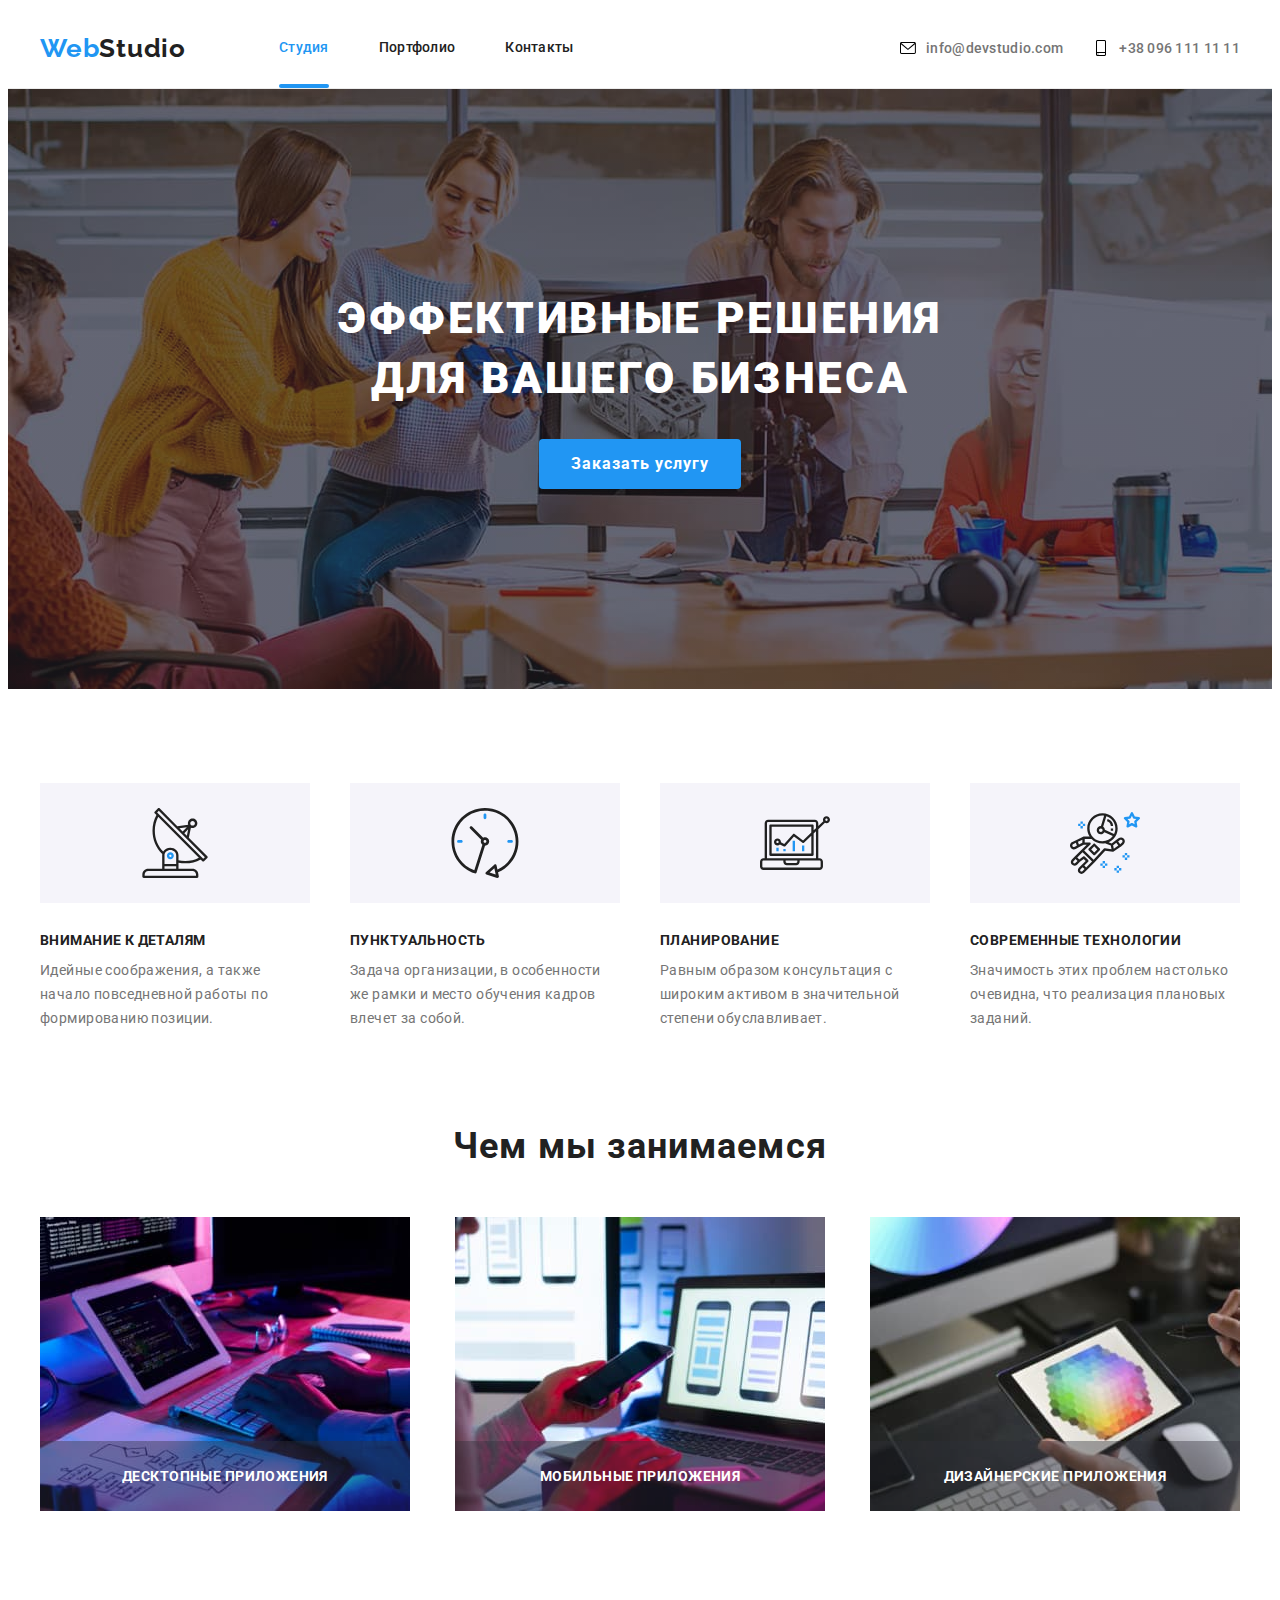
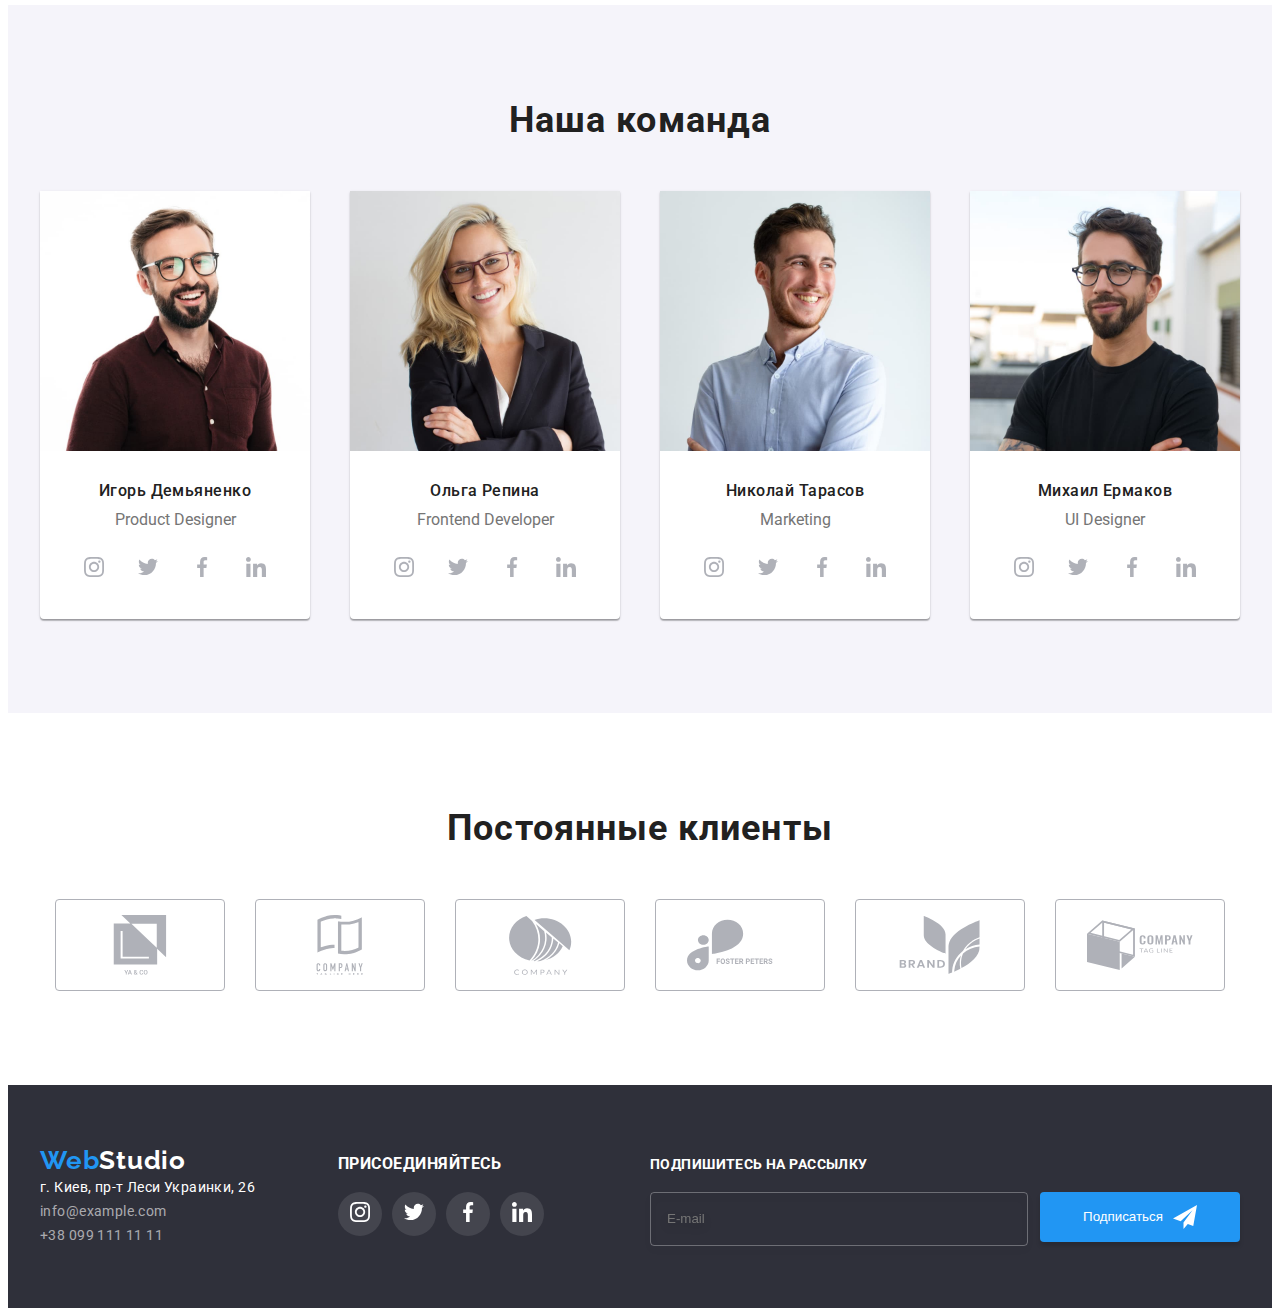
<file: index.html>
<!DOCTYPE html>
<html lang="ru"> 
    <head>
        <meta charset="UTF-8" />
        <meta name="viewport" content="width=device-width, initial-scale=1.0" />
        <title>Сайт WebStudio</title>
        
        <link rel="preconnect"
                href="https://fonts.googleapis.com"> 
        <link rel="preconnect"
                href="https://fonts.gstatic.com"   crossorigin>

        <link href="https://fonts.googleapis.com/css2?family=Raleway:wght@700&family=Roboto:wght@400;500;700;900&display=swap"     rel="stylesheet">

        <link rel="stylesheet"
        href="https://cdnjs.cloudflare.com/ajax/libs/modern-normalize/1.1.0/modern-normalize.min.css"
        integrity="sha512-wpPYUAdjBVSE4KJnH1VR1HeZfpl1ub8YT/NKx4PuQ5NmX2tKuGu6U/JRp5y+Y8XG2tV+wKQpNHVUX03MfMFn9Q=="
        crossorigin="anonymous"
        referrerpolicy="no-referrer" />
 
        <link rel="stylesheet" href="./css/styles.css">
     
    </head>

    <body>
    
        <header class="header "> 
        <div class="container">

            <div class=" header-main-nav">
                <nav class="header-nav">
                    <a  href="#" class="header-logo" lang="en"> Web<span class="header-logo-blueblack">Studio</span>     
                    </a>

                    <ul class="header-list list">
                        <!-- add a link later -->
                        <li class="header-item current-page"> <a target="_blank" href ="#"  class="header-link link"  >Студия </a> </li>
                        <li class="header-item"> <a target="_blank" href="./portfolio.html" class="header-link link" >Портфолио </a> </li>
                        <li class="header-item"> <a target="_blank" href="#" class="header-link link">Контакты </a> </li>
                    </ul>
                </nav>

                <ul class="header-contact list">
                    <li class="contact-item"><a href="mailto:info@devstudio.com" class="contact-item-link link">
                        <svg class="header-contact-icon">
                            <use href="./images/icons.svg#icon-envelope" width="16" height="16"></use>
                        </svg>
                        info@devstudio.com</a>
                    </li>
                    <li class="contact-item"><a href="tel:+380961111111" class="contact-item-link link">
                        <svg class="header-contact-icon">
                            <use href="./images/icons.svg#icon-smartphone" width="16" height="16"></use>
                        </svg>
                        +38 096 111 11 11</a></li>          
                </ul>
            </div>

        </div>
        </header>
        
        <main>

            <div class="hero-overlay">
            <section class="hero  ">
            <div class="container">    
                <h1  class="hero-title" >Эффективные решения<br> для вашего бизнеса</h1>
                <button type="button" class="btn-hero btn "
                data-modal-open>Заказать услугу</button>
            </div>
            </section>
            </div>

            <section class ="about-us">
                <div class="container">

                <h2  class="visually-hidden" >Наши преимущества</h2>

                <ul class="about-us-list list">
                    <li class="about-us-item">
                        
                            <div class="about-us-box">
                                <svg class="about-us-icon" width="70" height="70">
                                    <use href="./images/icons.svg#icon-antenna"></use>
                                </svg>
                            </div>
                         
                        <h3 class="about-us-title">Внимание к деталям </h3>
                        <p class="about-us-text">Идейные соображения, а также начало повседневной работы по формированию позиции.</p>
                         
                    </li>
                    
                    <li class="about-us-item">
                        <div class="about-us-box">
                            <svg class="about-us-icon" width="70" height="70">
                                <use href="./images/icons.svg#icon-clock" ></use>
                            </svg>
                        </div>

                        <h3  class="about-us-title">Пунктуальность </h3>
                        <p class="about-us-text">Задача организации, в особенности же рамки и место обучения кадров влечет за собой.</p>
                    </li>
                    
                    <li class="about-us-item">
                        <div class="about-us-box">
                            <svg class="about-us-icon" width="70" height="70">
                                <use href="./images/icons.svg#icon-diagram" ></use>
                            </svg>
                        </div>

                        <h3 class="about-us-title">Планирование</h3>
                        <p class="about-us-text">Равным образом консультация с широким активом в значительной степени обуславливает.</p>
                    </li>
                    
                    <li class="about-us-item">
                        <div class="about-us-box">
                        <svg class="about-us-icon" width="70" height="70">
                            <use href="./images/icons.svg#icon-astronaut" ></use>
                        </svg>
                        </div>

                        <h3 class="about-us-title">Современные технологии</h3>
                        <p class="about-us-text">Значимость этих проблем настолько очевидна, что реализация плановых заданий.</p>
                    </li>
                </ul>
                </div>  
            </section>
                        
            <section class="our-work">
                <div class="container">
                <h2 class="our-work-title"> Чем мы занимаемся </h2>
            
                <ul class="our-work-list list  ">
                    <li class="our-work-item">
                        
                        <img src="./images/work-box-1.jpg" class="our-work-image"
                        alt="чем мы занимаемся -фото компьютера"
                        width="370"
                        height="294"/>
                        <div class="our-work-descr">Десктопные приложения</div>
                    </li>

                    <li class="our-work-item">
                        <img src="./images/work-box-2.jpg"
                        class="our-work-image" 
                        alt="чем мы занимаемся - фото компьютера2"
                        width="370"
                        height="294"/>
                        
                        <div class="our-work-descr">Мобильные приложения</div>

                    </li>

                    <li class="our-work-item">
                        <img src="./images/work-box-3.jpg" 
                        class="our-work-image"
                        alt="чем мы занимаемся - фото компьютера3"
                        width="370" 
                        height="294" />
                        <div class="our-work-descr">Дизайнерские приложения</div>
                    </li>
                </ul>
                </div>
            </section>

            <section class="team">
            <div class="container">
                <h2 class="team-title"> Наша команда</h2>
                <ul class="team-list list" >
                    <li class="team-member">
                        <img src="./images/team-card1.jpg" alt="фото Игоря Демьяненко"
                        class= "team-member-foto"
                        width="270"  height="260">
                        <div class="team-name-position">
                            <h3 class="team-member-name">
                                Игорь Демьяненко</h3>
                            <p lang="en" class="team-member-position"> Product Designer
                            </p>    
                            <ul class="team-soc-list list">
                                <li class="team-soc-item">
                                    <a href="" class="team-soc-link link">
                                        <svg class="team-soc-icon" width="20" height="20">
                                        <use href="./images/icons.svg#icon-instagram"> </use>
                                        </svg>       
                                    </a></li>
                                <li class="team-soc-item">
                                    <a href="" class="team-soc-link link">
                                        <svg class="team-soc-icon" width="20" height="20">
                                        <use href="./images/icons.svg#icon-twitter" ></use>
                                        </svg>     
                                    </a></li>
                                <li class="team-soc-item">
                                    <a href="" class="team-soc-link link">
                                        <svg class="team-soc-icon" width="20" height="20">
                                        <use href="./images/icons.svg#icon-facebook" ></use>
                                        </svg>     
                                    </a></li>
                                <li class="team-soc-item">
                                    <a href="" class="team-soc-link link">
                                        <svg class="team-soc-icon" width="20" height="20">
                                        <use href="./images/icons.svg#icon-linkedin" ></use>
                                        </svg>     
                                    </a>
                            </ul>
                        </div>
                         
                    <li class="team-member">
                        <img src="./images/team-card-2.jpg" alt="фото Ольги Репиной"
                        class= "team-member-foto"
                        width="270"  height="260">

                        <div class="team-name-position">
                            <h3  class="team-member-name">
                                Ольга Репина</h3>
                            <p lang="en" class="team-member-position">
                            Frontend Developer
                            </p>
                            <ul class="team-soc-list list">
                                <li class="team-soc-item">
                                    <a href="" class="team-soc-link link">
                                        <svg class="team-soc-icon" width="20" height="20">
                                        <use href="./images/icons.svg#icon-instagram"> </use>
                                        </svg>       
                                    </a></li>
                                <li class="team-soc-item">
                                    <a href="" class="team-soc-link link">
                                        <svg class="team-soc-icon" width="20" height="20">
                                        <use href="./images/icons.svg#icon-twitter" ></use>
                                        </svg>     
                                    </a></li>
                                <li class="team-soc-item">
                                    <a href="" class="team-soc-link link">
                                        <svg class="team-soc-icon" width="20" height="20">
                                        <use href="./images/icons.svg#icon-facebook"  ></use>
                                        </svg>     
                                    </a></li>
                                <li class="team-soc-item">
                                    <a href="" class="team-soc-link link">
                                        <svg class="team-soc-icon" width="20" height="20">
                                        <use href="./images/icons.svg#icon-linkedin"></use>
                                        </svg>     
                                    </a>
                            </ul>          
                        </div>
                    </li>

                    <li class="team-member">
                        <img src="./images/team-card-3.jpg"
                        alt="фото Николая Тарасова"
                        class= "team-member-foto"
                        width="270"  height="260">
                        <div class="team-name-position">
                            <h3  class="team-member-name">
                                Николай Тарасов</h3>
                            <p lang="en" class="team-member-position">
                                Marketing</p>
                                <ul class="team-soc-list list">
                                    <li class="team-soc-item">
                                        <a href="" class="team-soc-link link">
                                            <svg class="team-soc-icon" width="20" height="20">
                                            <use href="./images/icons.svg#icon-instagram"> </use>
                                            </svg>       
                                        </a></li>
                                    <li class="team-soc-item">
                                        <a href="" class="team-soc-link link">
                                            <svg class="team-soc-icon" width="20" height="20">
                                            <use href="./images/icons.svg#icon-twitter"
                                            ></use>
                                            </svg>     
                                        </a></li>
                                    <li class="team-soc-item">
                                        <a href="" class="team-soc-link link">
                                            <svg class="team-soc-icon" width="20" height="20">
                                            <use href="./images/icons.svg#icon-facebook" 
                                            ></use>
                                            </svg>     
                                        </a></li>
                                    <li class="team-soc-item">
                                        <a href="" class="team-soc-link link">
                                            <svg class="team-soc-icon" width="20" height="20">
                                            <use href="./images/icons.svg#icon-linkedin" 
                                            width="20" height="20"></use>
                                            </svg>     
                                        </a>
                                </ul>          
                        </div>
                    </li>

                    <li class="team-member">
                        <img src="./images/team-card-4.jpg" alt="фото Михаила Ермакова"
                        class= "team-member-foto"
                        width="270"  height="260">
                        <div class="team-name-position">
                            <h3  class="team-member-name">
                                Михаил Ермаков</h3>
                            <p lang="en" class="team-member-position">
                                UI Designer</p> 
                                <ul class="team-soc-list list">
                                    <li class="team-soc-item">
                                        <a href="" class="team-soc-link link">
                                            <svg class="team-soc-icon" width="20" height="20">
                                            <use href="./images/icons.svg#icon-instagram"> </use>
                                            </svg>       
                                        </a></li>
                                    <li class="team-soc-item">
                                        <a href="" class="team-soc-link link">
                                            <svg class="team-soc-icon" width="20" height="20">
                                            <use href="./images/icons.svg#icon-twitter"
                                            ></use>
                                            </svg>     
                                        </a></li>
                                    <li class="team-soc-item">
                                        <a href="" class="team-soc-link link">
                                            <svg class="team-soc-icon" width="20" height="20">
                                            <use href="./images/icons.svg#icon-facebook" 
                                            ></use>
                                            </svg>     
                                        </a></li>
                                    <li class="team-soc-item">
                                        <a href="" class="team-soc-link link">
                                            <svg class="team-soc-icon" width="20" height="20">
                                            <use href="./images/icons.svg#icon-linkedin" 
                                            width="20" height="20"></use>
                                            </svg>     
                                        </a>
                                </ul>          
                        </div>            
                    </li>
                </ul>
            </div>
            </section>

            <section class="clients">
            <div class="container">
                <h2 class="clients-title">Постоянные клиенты</h2>
                <ul class="clients-list list">
                    <li class="clients-item">
                        <a href="#"  class="clients-link" >
                            <svg class="clients-logo" width="106" height="60">
                            <use href="./images/icons.svg#icon-groupcompany1">
                            </use>  </svg>
                        </a>
                    </li>
                    <li class="clients-item">
                        <a href="#"  class="clients-link" >
                            <svg class="clients-logo" width="106" height="60">
                            <use href="./images/icons.svg#icon-groupcompany2">
                            </use>  </svg>
                        </a>
                    </li>
                    <li class="clients-item">
                        <a href="#"  class="clients-link" >
                            <svg class="clients-logo" width="106" height="60">
                            <use href="./images/icons.svg#icon-groupcompany3">
                            </use>  </svg>
                        </a>
                    </li>
                    <li class="clients-item">
                        <a href="#"  class="clients-link" >
                            <svg class="clients-logo" width="106" height="60">
                            <use href="./images/icons.svg#icon-groupcompany4">
                            </use>  </svg>
                        </a>
                    </li>
                    <li class="clients-item">
                        <a href="#"  class="clients-link" >
                            <svg class="clients-logo" width="106" height="60">
                            <use href="./images/icons.svg#icon-groupcompany5">
                            </use>  </svg>
                        </a>
                    </li>
                    <li class="clients-item">
                        <a href="#"  class="clients-link" >
                            <svg class="clients-logo" width="106" height="60">
                            <use href="./images/icons.svg#icon-groupcompany6">
                            </use>  </svg>
                        </a>
                    </li>
                </ul> 
            </div>
            </section>
    
        </main>

            <footer class="footer-main">

            <div class="container">
            <div class="footer-contacts-join">
                <div class="footer-contact-wrap">

                <a class="footer-logo" href=".">
                    Web<span class="footer-logo-bluewhite">Studio</span> 
                </a>               
                    <address>
                        <!-- contacts are different than in header -->
                        <ul class="footer-contact-list list">

                            <li class="footer-contact-item">
                                <a class="footer-adress  link"  target="_blank"
                                href="https://goo.gl/maps/fVVCTX3WFLXZe7AJ9"> 
                                г. Киев, пр-т Леси Украинки, 26
                                </a>
                            <li class="footer-contact-item" >
                                <a class="footer-email link"
                                href = "mailto:info@example.com">
                                info@example.com</a></li>

                            <li class="footer-contact-item">
                                <a class="footer-number link" 
                                href="tel:+380991111111">+38 099 111 11 11</a></li>
                        </ul>
                    </address>
                </div>
                
                <div class="footer-join-us-wrap">
                    <p class="join-us-title">присоединяйтесь</p>
                    <ul class="company-soc-list">
                        <li class="company-soc-item">
                            <a href="" class="company-soc-link link">
                                <svg class="company-soc-icon" width="20" height="20">
                                <use href="./images/icons.svg#icon-instagram"> </use>
                                </svg>   
                            </a> 
                        </li>

                        <li class="company-soc-item">
                            <a href="" class="company-soc-link link">
                                <svg class="company-soc-icon" width="20" height="20">
                                <use href="./images/icons.svg#icon-twitter"> </use>
                                </svg>       
                            </a>
                        </li>
                        <li class="company-soc-item">
                            <a href="" class="company-soc-link link">
                                <svg class="company-soc-icon" width="20" height="20">
                                <use href="./images/icons.svg#icon-facebook"> </use>
                                </svg>
                            </a>     
                        </li>
                        <li class="company-soc-item">
                            <a href="" class="company-soc-link link">
                                <svg class="company-soc-icon" width="20" height="20">
                                <use href="./images/icons.svg#icon-linkedin"> </use>
                                </svg>  
                            </a>   
                        </li>
                    </ul>
                </div>
            


            <div class="subscription">
                    <h2 class="subscription-motto">Подпишитесь на рассылку</h2>
                    
                    <form  class="subscription-form">
                        <input type="email"
                        name="subscription-email"
                        id="subscription-email"
                        minlength="3"
                        maxlength="100"
                        class="subscription-input"
                        placeholder="E-mail">
                    
                    <button type="submit" class="subscription-btn">
                        Подписаться
                        <svg class="subscription-send-icon" width="13" height="13">
                        <use href="./images/icons.svg#icon-send"> </use> </svg>
                    </button>
                            
                        
                    </form>
            </div>
             </div>
            
            </div>

            </footer>
        
    
<div class="backdrop-order is-hidden" data-modal> 

    <div class="modal-order">

    <button type="button" class= "button-close"  data-modal-close>
        <svg class="icon-close-modal" width ="18" height ="18" >
            <use href="./images/icons.svg#icon-close-black"></use>
        </svg>
    </button>
    <form class="modal-form">
        <p class="modal-title">Оставьте свои данные, мы вам перезвоним</p>
        
        <div class="modal-form-field">
            <label for= "user-name" class="modal-label"> Имя </label>
            <div class="wrap-input-icon">
                <input 
                    type="text"
                    name="user-name"
                    id="user-name"
                    minlength="2"
                    maxlength="150"
                    class="modal-input"
                    required
                    placeholder=" "
                />
                <svg class="modal-form-icon" width="18" height="18">
                            <use href="./images/icons.svg#icon-modal-name"> </use>
                </svg>  
            </div>
        </div>

        <div class="modal-form-field"  >
            <label for= "user-tel" class="modal-label">Телефон</label>
            <div class="wrap-input-icon">
                <input 
                type="tel"
                name="user-tel"
                id="user-tel"
                minlength="10"
                maxlength="13"
                class="modal-input"
                placeholder=" "
                required />
            
                <svg class="modal-form-icon" width="18" height="18">
                    <use href="./images/icons.svg#icon-modal-tel"> </use>
                </svg>   
            </div>
        </div>

        <div class="modal-form-field">
            <label for= "user-email" class="modal-label">Почта</label>
            <div class="wrap-input-icon">    
                <input 
                type="email"
                name="user-email"
                id="user-email"
                minlength="3"
                maxlength="100"
                class="modal-input"
                placeholder=" "
                required />
            
                <svg class="modal-form-icon" width="18" height="18">
                    <use href="./images/icons.svg#icon-modal-envelope"> </use>
                </svg>   
            </div>
        </div>
   
        <div class="modal-form-field ">
            <label for= "modal-comment"
            class="modal-label">Комментарий
            </label>
            <textarea
            name="modal-comment" 
            id="modal-comment"
            cols="30"
            rows="10"
            placeholder="Введите текст"
            class="modal-comment modal-textarea"
            ></textarea>
        </div>

    <div class="wrap-privacy">
        
        <div class="modal-form-field ">
            <input
            type="checkbox" 
            name="privacy-check" 
            id="privacy-check"
            class="privacy-check  visually-hidden"

            >
            <label for="privacy-check" 
            class="privacy-check-text">
            <span class="span-privacy-icon">
                <svg class="privacy-icon-check" 
                width="16" height="15">
                <use href="./images/icons.svg#icon-check"> </use>
                </svg>
            </span> 
            Соглашаюсь с рассылкой и принимаю&nbsp;
            <a href="#" class="privacy-link">Условия договора</a>
            </label>
        </div>
        <div class="wrap-btn-submit">
            <button type="submit" class="modal-btn-submit" >Отправить</button>
        </div>
      
    </div>
    </form>
    </div>
</div>



<script src="./modal.js"></script>

    </body>
</html>
</file>
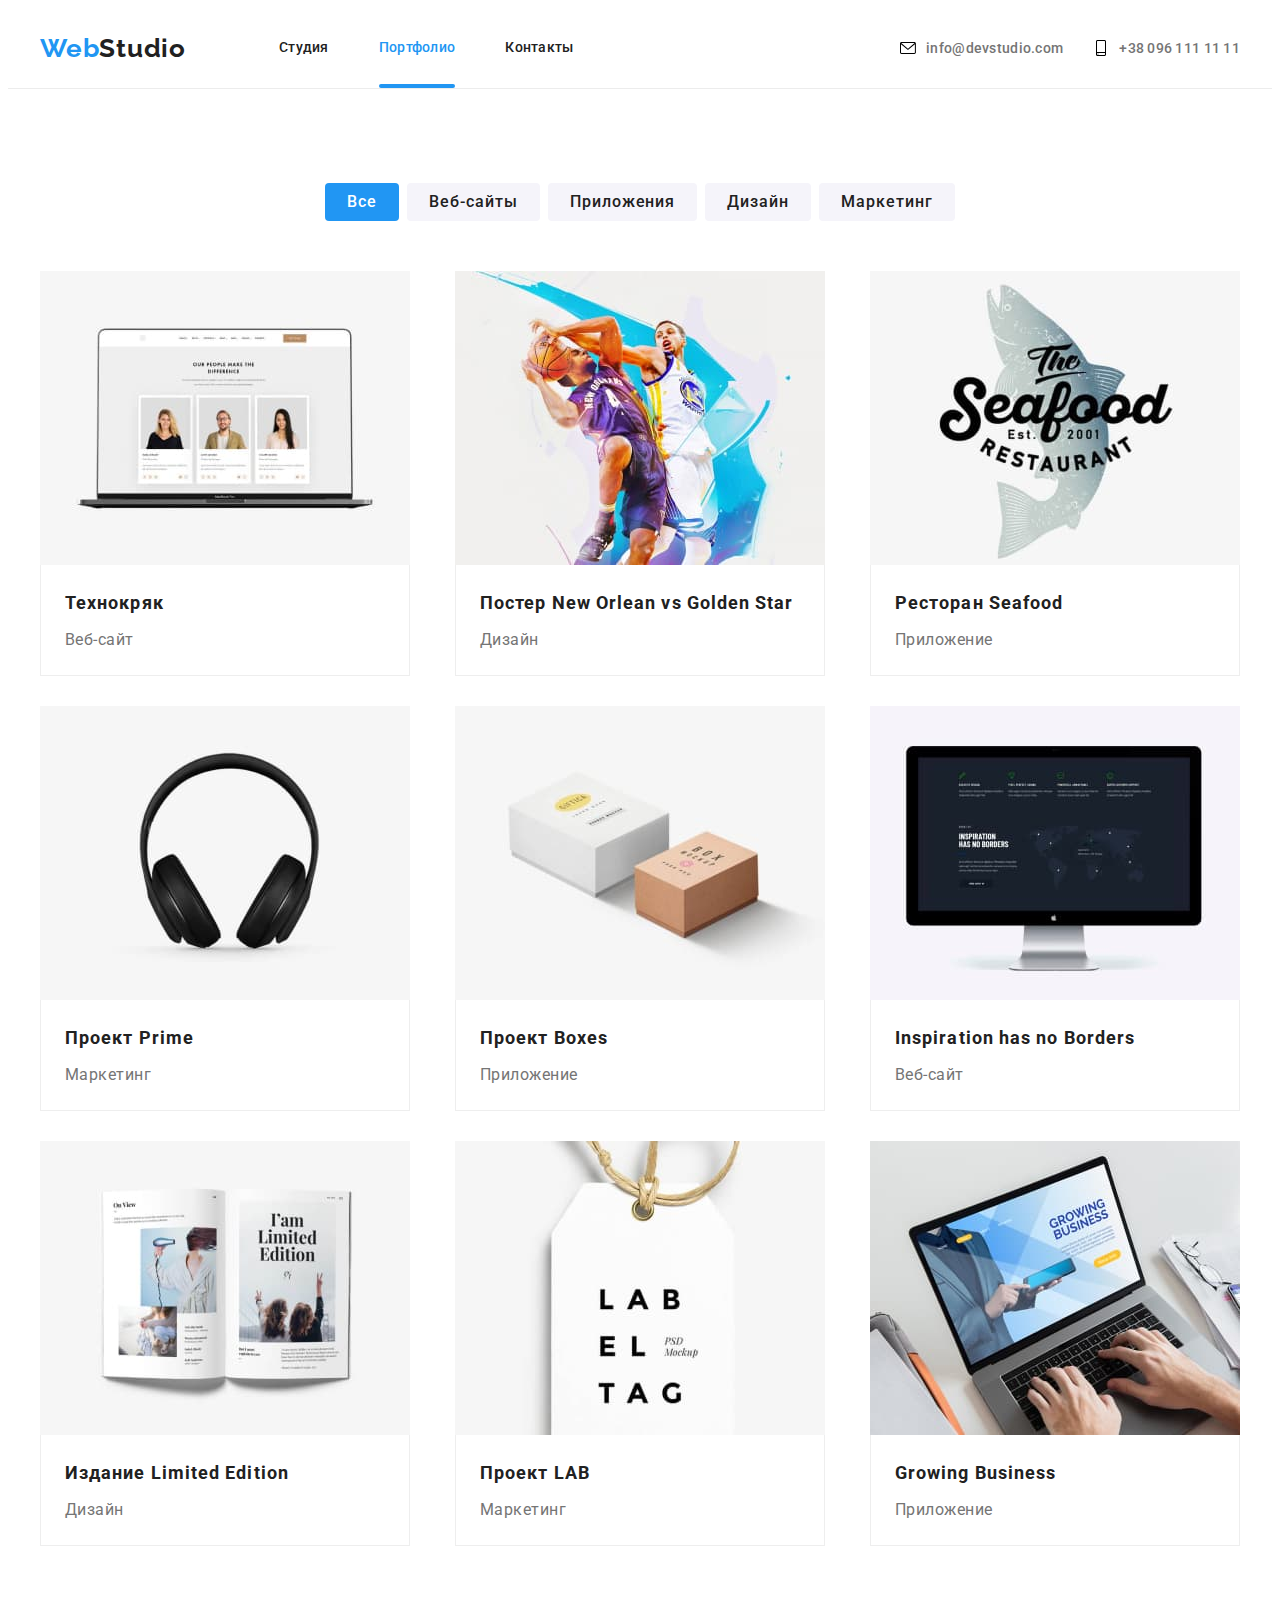
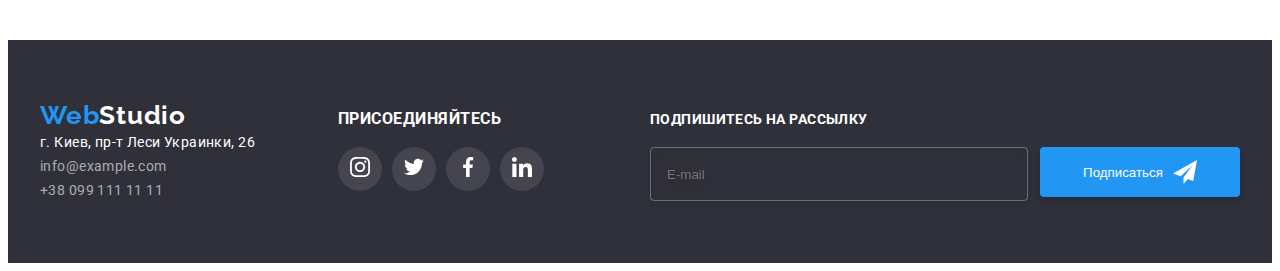
<file: portfolio.html>
<!DOCTYPE html>
<html lang="ru">

<head>
    <meta charset="UTF-8" />
    <meta name="viewport"
          content="width=device-width, initial-scale=1.0" />
    <title>Сайт WebStudio</title>

    
    <link rel="preconnect"
          href="https://fonts.googleapis.com">
    <link rel="preconnect"
          href="https://fonts.gstatic.com"
          crossorigin>
    
    <link href="https://fonts.googleapis.com/css2?family=Raleway:wght@700&family=Roboto:wght@400;500;700;900&display=swap"
          rel="stylesheet">

    <link rel="stylesheet"
    href="https://cdnjs.cloudflare.com/ajax/libs/modern-normalize/1.1.0/modern-normalize.min.css"
    integrity="sha512-wpPYUAdjBVSE4KJnH1VR1HeZfpl1ub8YT/NKx4PuQ5NmX2tKuGu6U/JRp5y+Y8XG2tV+wKQpNHVUX03MfMFn9Q=="
    crossorigin="anonymous"
    referrerpolicy="no-referrer" />
        
    <link rel="stylesheet"
          href="./css/styles.css">
</head>

<body>
  
    <header class="header "> 
        <div class="container">
            <div class=" header-main-nav">
                <nav class="header-nav">
                    <a  href="#" class="header-logo" lang="en"> Web<span class="header-logo-blueblack">Studio</span>     
                    </a>

                    <ul class="header-list list">
                        <!-- add a link later -->
                        <li class="header-item "> <a target="_blank" href ="./index.html"  class="header-link link "  >Студия </a> </li>
                        <li class="header-item current-page"> <a target="_blank" href="./portfolio.html" class="header-link link" >Портфолио </a> </li>
                        <li class="header-item"> <a target="_blank" href="#" class="header-link link">Контакты </a> </li>
                    </ul>
                </nav>

                <ul class="header-contact list">
                    <li class="contact-item">
                        <a href="mailto:info@devstudio.com" class="contact-item-link link">
                            <svg class="header-contact-icon">
                                <use href="./images/icons.svg#icon-envelope" width="16" height="16"></use>
                            </svg>
                            info@devstudio.com
                        </a>
                    </li>
                    <li class="contact-item">
                        <a href="tel:+380961111111" class="contact-item-link link">
                            <svg class="header-contact-icon">
                                <use href="./images/icons.svg#icon-smartphone" width="16" height="16"></use>
                            </svg>
                            +38 096 111 11 11
                        </a>
                    </li>          
                </ul>
            </div>

        </div>
        </header>

    <main>

        <section class="portfolio-examples ">
        <div class="container">
            <!-- its radiobutton - but works as filter -->
            <!--  dont forget to hide text - its not in figma-->
            
            <h1   class="visually-hidden"> наши работы </h1>
            <ul class="portfolio-filter-list list  " >
                <li class="portfolio-filter-item"> <button type="button" class="portfolio-filter-btn  btn current-btn"> Все </button></li>
                <li class="portfolio-filter-item"> <button type="button" class="portfolio-filter-btn  btn"> Веб-сайты </button></li>
                <li class="portfolio-filter-item"> <button type="button" class="portfolio-filter-btn  btn"> Приложения </button></li>
                <li class="portfolio-filter-item"> <button type="button" class="portfolio-filter-btn  btn">Дизайн </button></li>
                <li class="portfolio-filter-item"> <button type="button" class="portfolio-filter-btn  btn"> Маркетинг </button></li>
            </ul>

            <ul class="portfolio-examples-list listr">
                <li class="portfolio-examples-item"> 
                    <a href="#" class="portfolio-examples-link link">   
                        <div class="portfolio-examples-topwrap">
                            <img class="portfolio-examples-foto" 
                            src="./images/img-website-tehnocryak.jpg"
                                alt="фото компьютера с веб- сайтом Технокряк"
                                width="370" height="294">
                            <p class="portfolio-examples-toptext">
                                Ресурс предлагает комплексные предложения 
                                с разным уровнем функционала и сервисов. 
                                Все это позволит посетителю получить исчерпывающие сведения 
                                о компании или частном лице.</p>
                        </div>
                       
                        <div class="portfolio-examples-text">
                            <h2 class="portfolio-examples-title"> Технокряк </h2> 
                            <p class="portfolio-examples-descr">Веб-сайт </p>
                        </div> 
                    </a> 
                </li>

                <li class="portfolio-examples-item">
                    <a href="#" class="portfolio-examples-link link">
                        <div class="portfolio-examples-topwrap">
                            <img class="portfolio-examples-foto"
                            src="./images/img-design-poster-new-orlean.jpg"
                                alt="фото постера два баскетболиста с мячом"
                                width="370"  height="294">
                            <p class="portfolio-examples-toptext">
                                Ресурс предлагает комплексные предложения 
                                с разным уровнем функционала и сервисов. 
                                Все это позволит посетителю получить исчерпывающие сведения 
                                о компании или частном лице.</p>
                        </div>
                        <div class="portfolio-examples-text">
                            <h2 class="portfolio-examples-title"> Постер New Orlean vs Golden Star   </h2>
                            <p class="portfolio-examples-descr"> Дизайн</p>
                        </div>
                    </a>
                </li>

                <li class="portfolio-examples-item">
                    <a href="#" class="portfolio-examples-link link">
                        <div class="portfolio-examples-topwrap">
                            <img class="portfolio-examples-foto"
                            src="./images/img-app-seafood.jpg"
                                alt="картинка логотипа ресторана  с рыбой"
                                width="370"  height="294">
                            <p class="portfolio-examples-toptext">
                                Ресурс предлагает комплексные предложения 
                                с разным уровнем функционала и сервисов. 
                                Все это позволит посетителю получить исчерпывающие сведения 
                                о компании или частном лице.</p>
                        </div>
                        <div class="portfolio-examples-text">
                            <h2 class="portfolio-examples-title"> Ресторан Seafood</h2>
                            <p class="portfolio-examples-descr">Приложение </p>
                        </div>
                    </a>
                </li>
                
                <li class="portfolio-examples-item">
                    <a href="#" class="portfolio-examples-link link">
                        <div class="portfolio-examples-topwrap">
                            <img class="portfolio-examples-foto"
                            src="./images/img-marketing-prime.jpg"
                                alt=" фото черных наушников"
                                width="370" height="294">
                            <p class="portfolio-examples-toptext">
                                Ресурс предлагает комплексные предложения 
                                с разным уровнем функционала и сервисов. 
                                Все это позволит посетителю получить исчерпывающие сведения 
                                о компании или частном лице.</p>   
                            </div>
                        <div class="portfolio-examples-text">
                            <h2 class="portfolio-examples-title"> Проект Prime </h2>
                            <p class="portfolio-examples-descr">Маркетинг</p>
                        </div>
                    </a>
                </li>

                <li class="portfolio-examples-item">
                    <a href="#" class="portfolio-examples-link link">
                        <div class="portfolio-examples-topwrap">
                                <img class="portfolio-examples-foto"
                                src="./images/img-app-boxes.jpg"
                                    alt=" картинка оранжевой и белой коробки"
                                    width="370" height="294">
                            <p class="portfolio-examples-toptext">
                                Ресурс предлагает комплексные предложения 
                                с разным уровнем функционала и сервисов. 
                                Все это позволит посетителю получить исчерпывающие сведения 
                                о компании или частном лице.</p>  
                                </div>
                        <div class="portfolio-examples-text">
                            <h2 class="portfolio-examples-title">Проект Boxes </h2>
                            <p class="portfolio-examples-descr">Приложение</p>
                            </div>
                    </a>
                </li>

                <li class="portfolio-examples-item">
                    <a href="#" class="portfolio-examples-link link">
                        <div class="portfolio-examples-topwrap">
                            <img class="portfolio-examples-foto"
                        src="./images/img-website-inspiration.jpg"
                            alt=" фото монитора комьютера с вебсайтом"
                            width="370"  height="294">
                            <p class="portfolio-examples-toptext">
                                Ресурс предлагает комплексные предложения 
                                с разным уровнем функционала и сервисов. 
                                Все это позволит посетителю получить исчерпывающие сведения 
                                о компании или частном лице.</p>
                        </div>      
                        <div class="portfolio-examples-text">
                            <h2  class="portfolio-examples-title" lang="en"
                            >Inspiration has no Borders</h2>
                            <p class="portfolio-examples-descr">Веб-сайт</p>
                            </div>
                    </a>
                </li>

                <li class="portfolio-examples-item">
                    <a href="#" class="portfolio-examples-link link">
                        <div class="portfolio-examples-topwrap">
                            <img  class="portfolio-examples-foto"
                            src="./images/img-design-limited-edition.jpg"
                                alt="журнал издания "
                                width="370" height="294">
                                <p class="portfolio-examples-toptext">
                                    Ресурс предлагает комплексные предложения 
                                    с разным уровнем функционала и сервисов. 
                                    Все это позволит посетителю получить исчерпывающие сведения 
                                    о компании или частном лице.</p>  
                        </div>
                        <div class="portfolio-examples-text">
                            <h2 class="portfolio-examples-title"
                            >Издание Limited Edition </h2>
                            <p class="portfolio-examples-descr">Дизайн</p>
                            </div>
                    </a>
                </li>
                
                <li class="portfolio-examples-item">
                    <a href="#" class="portfolio-examples-link link">
                        <div class="portfolio-examples-topwrap">
                            <img class="portfolio-examples-foto"
                            src="./images/img-marketing-lab.jpg"
                                alt=" картинка з лейблом та назвою "
                                width="370" height="294">
                            <p class="portfolio-examples-toptext">
                                Ресурс предлагает комплексные предложения 
                                с разным уровнем функционала и сервисов. 
                                Все это позволит посетителю получить исчерпывающие сведения 
                                о компании или частном лице.</p>  
                        </div>
                        <div class="portfolio-examples-text">
                            <h2 class="portfolio-examples-title"> Проект LAB</h2>
                            <p class="portfolio-examples-descr" >Маркетинг</p>
                            </div>
                    </a>
                </li>
                
                <li class="portfolio-examples-item">
                    <a href="#" class="portfolio-examples-link link">
                        <div class="portfolio-examples-topwrap">
                            <img  class="portfolio-examples-foto"
                            src="./images/img-app-growing-business.jpg"
                                alt=" фото ноутбука с страницей приложения"
                                width="370" height="294">
                            <p class="portfolio-examples-toptext">
                                Ресурс предлагает комплексные предложения 
                                с разным уровнем функционала и сервисов. 
                                Все это позволит посетителю получить исчерпывающие сведения 
                                о компании или частном лице.</p>
                        </div>  
                        <div class="portfolio-examples-text">
                            <h2 class="portfolio-examples-title" lang="en"> Growing Business</h2>
                            <p class="portfolio-examples-descr">Приложение</p>
                            </div>
                    </a>
                </li>
            </ul>
        </div>
        </section>
    </main>

    <footer class="footer-main">

        <div class="container">
        <div class="footer-contacts-join">
            <div class="footer-contact-wrap">

            <a class="footer-logo" href=".">
                Web<span class="footer-logo-bluewhite">Studio</span> 
            </a>               
                <address>
                    <!-- contacts are different than in header -->
                    <ul class="footer-contact-list list">

                        <li class="footer-contact-item">
                            <a class="footer-adress  link"  target="_blank"
                            href="https://goo.gl/maps/fVVCTX3WFLXZe7AJ9"> 
                            г. Киев, пр-т Леси Украинки, 26
                            </a>
                        <li class="footer-contact-item" >
                            <a class="footer-email link"
                            href = "mailto:info@example.com" >
                            info@example.com</a></li>

                        <li class="footer-contact-item">
                            <a class="footer-number link" 
                            href="tel:+380991111111">+38 099 111 11 11</a></li>
                        </ul>
                </address>
            </div>
            
            <div class="footer-join-us-wrap">
                <p class="join-us-title">присоединяйтесь</p>
                <ul class="company-soc-list">
                    <li class="company-soc-item">
                        <a href="" class="company-soc-link link">
                            <svg class="company-soc-icon" width="20" height="20">
                            <use href="./images/icons.svg#icon-instagram"> </use>
                            </svg>   
                        </a> 
                    </li>

                    <li class="company-soc-item">
                        <a href="" class="company-soc-link link">
                            <svg class="company-soc-icon" width="20" height="20">
                            <use href="./images/icons.svg#icon-twitter"> </use>
                            </svg>       
                        </a>
                    </li>
                    <li class="company-soc-item">
                        <a href="" class="company-soc-link link">
                            <svg class="company-soc-icon" width="20" height="20">
                            <use href="./images/icons.svg#icon-facebook"> </use>
                            </svg>
                        </a>     
                    </li>
                    <li class="company-soc-item">
                        <a href="" class="company-soc-link link">
                            <svg class="company-soc-icon" width="20" height="20">
                            <use href="./images/icons.svg#icon-linkedin"> </use>
                            </svg>  
                        </a>   
                    </li>
                </ul>
            </div>
        


        <div class="subscription">
                <h2 class="subscription-motto">Подпишитесь на рассылку</h2>
                
                <form  class="subscription-form">
                    <input type="email"
                    name="subscription-email"
                    id="subscription-email"
                    minlength="3"
                    maxlength="100"
                    class="subscription-input"
                    placeholder="E-mail">
                <button type="submit" class="subscription-btn">
                    Подписаться
                    <svg class="subscription-send-icon" width="13" height="13">
                    <use href="./images/icons.svg#icon-send"> </use> </svg>
                </button>
                        
                    
                </form>
        </div>
         </div>
        
        </div>

        </footer>

   </body>


</html>
</file>
<file: css/styles.css>
:root {
    --primary-text-color:#757575; ;
    --title-text-color:#212121 ;
    --accent-color:#2196F3 ;
    --primary-white-color: #FFFFFF;
    --main-font-family: "Roboto" , sans-serif;
    --border-color-1px-solid: 1px solid #EEEEEE;
    --border-color-header: 1px solid  #ECECEC;
    --background-gray: #F5F4FA ;
    --icons-gray: #AFB1B8;
    --black-gray-transparent: rgba(47, 48, 58, 0.4);    
}
/*---------------- default styles reset------------------- */
p,
h1,
h2,
h3,
h4,
h5,
h6 {
    margin: 0;
}

ul {
    margin: 0;
    padding-left: 0;
}

button {
    cursor: pointer;
}

body {
    font-family: var(--main-font);
}

a {
    color: currentColor;
}

address {
    font-style: normal;
}


body {
    font-family: var(--main-font-family);
    background-color: var(--primary-white-color);
    color: var(--primary-text-color);
}

h1 {
    font-weight: 900;
    font-size: 44px;
    line-height: 1.36;
    text-align: center;
    letter-spacing: 0.06em;
    text-transform: uppercase;
    color: var(--primary-white-color);
}
img {
    display: block;
    max-width: 100%;
    height: auto;
    padding: 0;
    margin: 0;
}

.list {
    list-style-type: none;
    margin: 0;
    padding: 0; 
}

.link {
    text-decoration: none;
}

section {
    padding-top: 94px;
    padding-bottom: 94px;
}

.btn {
    cursor: pointer;
    font-family: inherit;
    border-radius: 4px;
    
    box-shadow: 0px 4px 4px rgba(0, 0, 0, 0.15);
    border: none;
}

.visually-hidden { 
    position: absolute;
    white-space: nowrap;
    width: 1px;
    height: 1px;
    overflow: hidden;
    border: 0;
    padding: 0;
    clip: rect(0 0 0 0);
    clip-path: inset(50%);
    margin: -1px;
}

.container {
    width: 1200px;
    padding-left: 15px;
    padding-right: 15px;
    justify-content: center;
    margin-right: auto;
    margin-left: auto;
    
}

/*-------------------------- HEADER---------------- */

.header {
    background-color: var(--primary-white-color);
    border-bottom:var(--border-color-header) ;
}
.header-main-nav{
    display: flex;
    align-items: center;
    justify-content: space-between;
}

.header-nav{
    display: flex;
    align-items: center;
}

.header-logo {
    margin-right: 93px;
    font-family: 'Raleway';
    font-weight: 700;
    font-size: 26px;
    line-height: 1.19;
    /* identical to box height */
    letter-spacing: 0.03em;
    text-decoration: none;
    color: var(--accent-color);
}

.header-logo-blueblack {
    color:var(--title-text-color)
}

.header-list {
    display: flex;
    align-items: center;
}

.header-item:not(:last-child) {
    margin-right: 50px;
}

.header-item {
    font-size: 14px;
    line-height: 1.14;
    font-weight: 500;
    letter-spacing: 0.02em;
    color: var(--title-text-color); 
       
}

.header-link {
    display: block;
    padding-top: 32px;
    padding-bottom: 32px;

    color: var(--title-text-color);
    transition: color 250ms cubic-bezier(0.4, 0, 0.2, 1);
    position: relative;
}
.header-item.current-page .header-link::after{
    content: "";
    display: block;
    bottom: 0;
    left: 0;
    width: 100%;
    height: 4px;
    background: var(--accent-color);
    border-radius: 2px;
    position: absolute;
    transition: transform 250ms cubic-bezier(0.4, 0, 0.2, 1);
 }

.header-link:hover, 
.header-link:focus, 
.header-link:active {
    color: var(--accent-color);
}

.header-item.current-page  .header-link{
    color: var(--accent-color);
}
.header-contact-icon{
    width: 16px;
    height: 16px;
    margin-right: 10px;
    transition: color 250ms cubic-bezier(0.4, 0, 0.2, 1);
}

.contact-item-link:hover .header-contact-icon{
    fill: var(--accent-color);
}

.header-contact{
    display: flex;
    justify-content: right;

}  

.contact-item{
    display: flex;
    font-family: var(--main-font-family);
 
    font-weight: 500;
    font-size: 14px;
    line-height: 16px;
    letter-spacing: 0.02em;
}

.contact-item-link {
    color: var(--primary-text-color);
    display: flex;
    align-items: center;
    justify-content: center;
    transition: color 250ms cubic-bezier(0.4, 0, 0.2, 1);
}

.contact-item+.contact-item{
    margin-left: 30px;
}

.contact-item-link:hover{
    color: var(--accent-color)
}
/* -----------------------------------MAIN---------------------- */

.hero {
    text-align: center;
    padding-top: 200px;
    padding-bottom: 200px;
}
.hero-title {
    margin-bottom: 30px;
}

.btn-hero {  
    font-weight: 700;
    font-size: 16px;
    line-height: 1.878;
    letter-spacing: 0.06em;
    color: var(--primary-white-color);
    background-color: var(--accent-color);
    transition: background-color 250ms cubic-bezier(0.4, 0, 0.2, 1);
    padding:  10px 32px;
}

.btn-hero:hover {
    background-color:    #188CE8;
}

.hero-overlay {
    margin: 0 auto ;
    max-width: 1600px;
    height: 600px;
    
    background-image:
    linear-gradient( rgba(47, 48, 58, 0.4),
    rgba(47, 48, 58, 0.4)), 
        url("../images/hero-bg.jpg");
    background-repeat: no-repeat;
    background-position: center;
    background-size: cover;
}


/* ------------------------------НАШИ ПРЕИМУЩЕСТВА------------------- */
.about-us {
    background-color: var(--primary-white-color);
    padding-bottom: 0;
}

.about-us-list {
    display: flex;
    justify-content: space-between;
    align-items: center;
}
.about-us-item{
    width: 270px;
}
.about-us-box{
    display: flex;
    align-items: center;
    justify-content: center;
    min-height: 120px;
    background-color:  var(--background-gray)
}

.about-us-icon{
    align-items: center;
    justify-content: center;
    background-color:  var(--background-gray);
    border-radius: 4px;
}

.about-us-title {
    font-weight: 700;
    font-size: 14px;
    line-height: 1.14;
    letter-spacing: 0.03em;
    text-transform: uppercase;
    margin-top: 30px;
    color: var(--title-text-color);
}

.about-us-text {
    margin-top: 10px;

    font-size: 14px;
    line-height: 1.71;
    letter-spacing: 0.03em;
    overflow-wrap: normal;

    color: var(--primary-text-color);
}

.our-work-title {
    margin-bottom: 50px;
    
    font-weight: 700;
    font-size: 36px;
    min-height: 42px;
    line-height: 1.17;
    text-align: center;
    letter-spacing: 0.03em;
    
    color: var(--title-text-color);
}

.our-work-list {
    display: flex; 
    justify-content: space-between;
}
.our-work-item{
    display: flex;
    position: relative;
}

.our-work-descr {
    width: 100%;
    font-family: 'Roboto';

    font-weight: 700;
    font-size: 14px;
    line-height: 16px;
    text-align: center;
    letter-spacing: 0.03em;
    text-transform: uppercase;

    justify-content: center;
    align-items: center;
    position: absolute;
    bottom: 0;
    color: #FFFFFF;
    background-color: var(--black-gray-transparent);
    
    padding-top:  27px;
    padding-bottom: 27px;
}
/*--------------------------- НАША КОМАНДА -------------------*/

.team {
    background: var(--background-gray);
}

.team-member {
    background: var(--primary-white-color);
    box-shadow: 0px 1px 3px rgba(0, 0, 0, 0.12),
    0px 1px 1px rgba(0, 0, 0, 0.14),
    0px 2px 1px rgba(0, 0, 0, 0.2);
    border-radius: 0px 0px 4px 4px;
}

.team-title {
    font-weight: 700;
    font-size: 36px;
    line-height: 1.17;
    text-align: center;
    letter-spacing: 0.03em;
    margin-bottom: 50px;

    color: var(--title-text-color);

}
.team-list {
    display: flex;
    justify-content: space-between;
}

.team-name-position{
    padding-top: 30px;
    padding-bottom: 30px;
}

.team-member-name {
    
    font-weight: 500;
    font-size: 16px;
    line-height: 1.19;
    letter-spacing: 0.03em;
    text-align: center;

    color: var(--title-text-color);
}

.team-member-position {
    margin-top: 10px;
    text-align: center;
    color: var(--primary-text-color);
}

.team-soc-list{
    display: flex; 
    justify-content: center; 
    align-items: center;

    margin-top: 16px;

}

.team-soc-item {
    width: 44px;
    height: 44px;
    margin-left: 10px;
}

.team-soc-item:first-child{
    margin-left: 0;
}

.team-soc-link{
    display: flex;
    width: 100%;
    height: 100%;
    border-radius: 50%;
    align-items: center; 
    justify-content: center;
    cursor: pointer;
    transition: backgorund-color 250ms cubic-bezier(0.4, 0, 0.2, 1),
    color 250ms cubic-bezier(0.4, 0, 0.2, 1);

}

.team-soc-icon{
    fill: var(--icons-gray);
    background-color: var(--primary-white-color); 
    transition: backgorund-color 250ms cubic-bezier(0.4, 0, 0.2, 1),
    color 250ms cubic-bezier(0.4, 0, 0.2, 1);
}

.team-soc-icon:focus,
.team-soc-icon:hover  {
    fill: var(--primary-white-color);
    background-color: var(--accent-color);
} 


.team-soc-link:hover, 
.team-soc-link:focus {
    background-color: var(--accent-color);
}

.team-soc-link:hover  .team-soc-icon{
    fill: var(--primary-white-color);
    background-color: var(--accent-color);
}



/* --------------------ПОСТОЯННІЕ КЛИЕНТІ ---------------------------*/
.clients {
    display: flex;
    flex-direction: column;
    align-items: center;

}

.clients-title {
    align-items: center;
    justify-content: center;
    margin-bottom: 50px;
    font-family: 'Roboto';
    font-style: normal;
    font-weight: 700;
    font-size: 36px;
    line-height: 42px;
    text-align: center;
    letter-spacing: 0.03em;
    
    color: var(--title-text-color);
    
}
.clients-list{ 
    display: flex;
    flex-direction: row;
    align-items: center;
    justify-content: center;
}

.clients-item{
    display: flex; 
    width: 170px;
    height: 92px;
    box-sizing: border-box;
    border: 1px solid #AFB1B8;
    border-radius: 4px;
    justify-content: center;
    align-items: center;
    margin-left: 30px;
    transition: border 250ms cubic-bezier(0.4, 0, 0.2, 1),
    fill 250ms cubic-bezier(0.4, 0, 0.2, 1);
}

.clients-item:hover,
.clients-item:focus{
    border: 1px solid var(--accent-color);
}

.clients-item:first-child{
    margin-left: 0;
}
.clients-link{
    display: flex;
    justify-content: center;
    align-items: center;
}

.clients-logo{
    width: 106px;
    height: 60px;
    align-items: center;
    justify-content:center ;
    fill: #AFB1B8;

    transition: fill 250ms cubic-bezier(0.4, 0, 0.2, 1);
}

.clients-item:hover .clients-logo,
.clients-item:focus .clients-logo {
    fill: var(--accent-color);   
}



/* -------------------ФУТЕР---------------------- */
.footer-main {
     
    padding-bottom: 60px;
    background-color:  #2F303A;
    padding-top: 60px;

}
.footer-contacts-join{
    display: flex;
    align-items: baseline;
    justify-content: space-between;
    
}
.footer-contact-wrap{ 
    margin-right: 70px;
}


.footer-logo {
    
    display: inline-block;
    font-family: 'Raleway';
    font-weight: 700;
    font-size: 26px;
    line-height: 1.19;
    letter-spacing: 0.03em;
    text-decoration: none;

    color: var(--accent-color);

}
.footer-logo-bluewhite{
    color: var(--primary-white-color);
}

.footer-contact-item { 
    font-style: normal;
    line-height: 1.71;
    font-size: 14px;
    letter-spacing: 0.03em;
}

.footer-adress {
    color:var(--primary-white-color);
    transition: color 250ms cubic-bezier(0.4, 0, 0.2, 1);
}

.footer-email {

    color: rgba(255, 255, 255, 0.6);
    transition: color 250ms cubic-bezier(0.4, 0, 0.2, 1);
}

.footer-number {
    line-height:  1.71;
    color: rgba(255, 255, 255, 0.6);
    transition: color 250ms cubic-bezier(0.4, 0, 0.2, 1);
}

.footer-adress:active, .footer-adress:focus, .footer-adress:hover,
.footer-email:active, .footer-email:focus, .footer-email:hover,
.footer-number:active  .footer-number:focus, .footer-number:hover{
    color: var(--accent-color);
}


.join-us-title{
    font-family: 'Roboto';
    font-weight: 700;
    line-height: 16px;
    letter-spacing: 0.03em;
    text-transform: uppercase;
    color: var(--primary-white-color);
}

.company-soc-list{
    display: flex;
    margin-top: 20px;

}

.company-soc-item{
    width: 44px;
    height: 44px;
    display: flex;
    align-items: center;
    justify-content: center;
    background-color: rgba(255, 255, 255, 0.1);

    border-radius: 50%;
    margin-left: 10px;
    transition: background-color  250ms cubic-bezier(0.4, 0, 0.2, 1);
}
.company-soc-item:first-child{
    margin-left: 0;
}


.company-soc-item:hover,
.company-soc-item:focus{
    background-color: var(--accent-color);
}

.company-soc-icon{
    fill: var(--primary-white-color);
}

.subscription{
    /* margin-right: auto; */
    margin-left: 93px;
}
.subscription-form{
    display: flex;
    justify-content: flex-end;

}

.subscription-input{
    background-color: transparent;
    
    min-height: 50px;
    padding-left: 16px;
    width: 358px;
    margin-right: 12px;
    border: 1px solid rgba(255, 255, 255, 0.3);
    filter: drop-shadow(0px 4px 4px rgba(0, 0, 0, 0.15));
    border-radius: 4px;
}


.subscription-btn{
    display: flex;
    width: 200px;
    height: 50px;
    color: var(--primary-white-color);
    background-color: var(--accent-color);
    box-shadow: 0px 4px 4px rgba(0, 0, 0, 0.15);
    border-radius: 4px;
    border: none;
    justify-content: center;
    align-items: center;

}

.subscription::placeholder{
    font-family: var(--main-font-family);
    font-style: normal;
    font-weight: 400;
    font-size: 16px;
    line-height: 1.25;

    align-items: center;
    letter-spacing: 0.03em;

    color: rgba(255, 255, 255, 0.6);


}

.subscription-motto {
    font-family: var(--main-font-family);
    font-style: normal;
    font-weight: 700;
    font-size: 14px;
    line-height: 16px;
    letter-spacing: 0.03em;
    text-transform: uppercase;
    margin-bottom: 20px;
    color: var(--primary-white-color);
}

.subscription-send-icon {
    width: 24px;
    height: 24px;
    margin-left:10px;

}




/* -------------------PAGE2--- - PORTFOLIO-------------- */

.portfolio-filter-list {
    display: flex;
    justify-content: center;
}

.portfolio-filter-item+.portfolio-filter-item{
    margin-left: 8px;
}

.portfolio-filter-btn {
    font-weight: 500;
    font-size: 16px;
    line-height: 1.63;
    letter-spacing: 0.06em;
    box-shadow: none;
    border-radius: 4px;
    color: var(--title-text-color);
    background-color: var(--background-gray);
    padding: 6px 22px;

    transition: color 250ms cubic-bezier(0.4, 0, 0.2, 1),
    background-color 250ms cubic-bezier(0.4, 0, 0.2, 1),
    box-shadow  250ms cubic-bezier(0.4, 0, 0.2, 1);
    

}

.portfolio-filter-btn:hover, 
.portfolio-filter-btn:focus, 
.portfolio-filter-btn:active {
    color: var(--primary-white-color);
    background-color: var(--accent-color);

    box-shadow: 0px 3px 1px rgba(0, 0, 0, 0.1),
    0px 1px 2px rgba(0, 0, 0, 0.08), 
    0px 2px 2px rgba(0, 0, 0, 0.12);
}

.current-btn {
    color: var(--primary-white-color);
    background-color: var(--accent-color);
}

.portfolio-examples-list{
    display: flex;
    flex-wrap: wrap;
    margin-top: 50px;
    justify-content: space-between;
    
}


.portfolio-examples-item {
    display: flex;
    background-color: var(--primary-white-color);
    position: relative;

    margin-bottom: 30px;
    transition: box-shadow  250ms cubic-bezier(0.4, 0, 0.2, 1);
}

.portfolio-examples-item:nth-child(3n){
    margin-right: 0;
}

.portfolio-examples-item:nth-last-child(-n+3) {
    margin-bottom: 0px;
}

.portfolio-examples-foto {
    display: block;
    height: auto;
}
.portfolio-examples-item:hover,
.portfolio-examples-item:focus{
    box-shadow: 
    0px 1px 1px rgba(0, 0, 0, 0.12),
    0px 4px 4px rgba(0, 0, 0, 0.06),
    1px 4px 6px rgba(0, 0, 0, 0.16);

}
.portfolio-examples-topwrap{
    position: relative;
    overflow: hidden;
}

.portfolio-examples-item:hover  .portfolio-examples-toptext{
    transform: translateY(0);
}

.portfolio-examples-toptext{

    top: 0;
    position: absolute;
    height: 100%;
    transform: translateY(100%);

    padding:  63px 24px;

    font-family: var(--main-font-family);
    font-style: normal;
    font-weight: 400;
    font-size: 18px;
    line-height: 156%;
    letter-spacing: 0.03em;
    color: var(--primary-white-color);
    background: rgba(33, 150, 243, 0.9);
    transition: transform 250ms cubic-bezier(0.4, 0, 0.2, 1);
}


.portfolio-examples-text {
    padding: 20px 24px 20px 24px;
    border-left: var(--border-color-1px-solid);
    border-right: var(--border-color-1px-solid);
    border-bottom: var(--border-color-1px-solid);
}

.portfolio-examples-title {
    font-weight: 700;
    font-size: 18px;
    line-height: 2;
    letter-spacing: 0.06em;

    color:var(--title-text-color) ;

    margin-bottom: 4px;
    
}

.portfolio-examples-descr {
    font-size: 16px;
    line-height: 1.88;
    letter-spacing: 0.03em;
    color: var(--primary-text-color);
}
/* ---------------------форма  заказать с index----------- */
.backdrop-order{
    position: fixed;
    top: 0;
    width: 100%;
    height: 100%;
    background-color: rgba(0, 0, 0, 0.2);
    transition: opacity 250ms cubic-bezier(0.4, 0, 0.2, 1),
    visibiity  250ms cubic-bezier(0.4, 0, 0.2, 1);
}

.backdrop-order.is-hidden .modal-order{
    transform: translate(0, 0) scale(0) ;
}

.modal-order{
    position: absolute;
    top: 50%;
    left: 50%;
    transform: translate(-50%, -50%) scale(1);
    min-height: 581px;
    width: 528px;
    background-color: var(--primary-white-color);
    border-radius: 4px;
    display: flex;
    transition: transform 250ms cubic-bezier(0.4, 0, 0.2, 1);
}

.button-close {
    display: flex;
    justify-content: center;
    align-items: center;
    height: 30px;
    width: 30px;
    border-radius: 50%;
    position: absolute;
    top:8px;
    right: 8px;
    background: var(--primary-white-color);
    border: 1px solid rgba(0, 0, 0, 0.1);
}

.button-clos:focus, 
.button-close:hover .icon-close-modal{
    fill: var(--accent-color);
    cursor: pointer;
}

.icon-close-modal {
    fill: #000000; 
}

.is-hidden{
    opacity: 0;
    visibility: hidden;
    pointer-events: none;
    transition: transform 250ms cubic-bezier(0.4, 0, 0.2, 1);
}

.modal-form{
    padding: 40px;
}
.modal-form-field{
    display: flex; 
    flex-direction: column; 
    margin-bottom: 10px;
    resize: none;
    width: 100%;
}

.modal-title{
    font-family: var(--main-font);
    font-weight: 700;
    font-size: 20px;
    line-height: calc(23/20);
    text-align: center;
    letter-spacing: 0.03em;
    color: var(--title-text-color);
    background-color: transparent;
    margin-bottom: 12px;
}

.modal-input{
    margin-top: 4px;
    
    border: 1px solid rgba(33, 33, 33, 0.2);
    border-radius: 4px;
    width: 100%;
    min-height: 40px;
    padding-left: 42px;
    box-sizing: border-box;

    transition:
    background-color 250ms cubic-bezier(0.4, 0, 0.2, 1), 
    box-shadow: 0px 1px 3px rgba(0, 0, 0, 0.12),
    0px 1px 1px rgba(0, 0, 0, 0.14),
    0px 2px 1px rgba(0, 0, 0, 0.2),
    border: 1px solid var(--accent-color) ;
}

.modal-input:focus + .modal-form-icon{
    fill: var(--accent-color);
}
.modal-input:focus{
    outline: none;
    background: #FFFFFF;
   
    border: 1px solid var(--accent-color);
}

.modal-label{
    font-family: var(--main-font-family);
    font-style: normal;
    font-weight: 400;
    font-size: 12px;
    line-height: calc(14/12);
    letter-spacing: 0.01em;
    position: relative;

    color: #757575;
}
.wrap-input-icon {
    position: relative;
}

.modal-form-icon{
    color: var(--title-text-color);
    fill:  var(--title-text-color);
    width: 18px;
    height: 18px;
    position: absolute;
    top: 50%;
    left: 12px;
    transform: translateY(-50%);
    
}

.modal-comment{
    resize: none;
    border: 1px solid rgba(33, 33, 33, 0.2);
    border-radius: 4px;
    appearance: none;
    background: #FFFFFF;
    margin-top: 4px;

    min-height: 40px;
    padding-left: 42px;
    box-sizing: border-box;
    height: 120px;
    transition: border 250ms cubic-bezier(0.4, 0, 0.2, 1),
    box-shadow 250ms cubic-bezier(0.4, 0, 0.2, 1), ;
}

.modal-textarea{
    resize: none;
    
    padding: 16px;

}
.modal-comment:focus {
    outline: none;
    appearance: none;

    box-shadow: 0px 1px 3px rgba(0, 0, 0, 0.12),
    0px 1px 1px rgba(0, 0, 0, 0.14),
    0px 2px 1px rgba(0, 0, 0, 0.2);
    border: 1px solid var(--accent-color); 

}

.modal-textarea::placeholder{
    font-family: var(--main-font);
    font-style: normal;
    font-weight: 400;
    font-size: 12px;
    line-height: 14px;
    letter-spacing: 0.01em;
    color: rgba(117, 117, 117, 0.5);

}
 
.privacy-check-text{
    margin-top: 10px;
    font-family: var(--main-font-family);
    font-style: normal;
    font-weight:400;
    font-size: 14px;
    line-height: 1.71; 
    letter-spacing: 0.03em;
    color: #757575;

    display: flex;
    justify-content: center;
    align-items: center;
    
}

.modal-form-field a {
    color: var(--accent-color);
    text-decoration: underline;
}

.wrap-privacy{
    display: flex;
    flex-direction: column;
}

.privacy-check-text span {
    width: 16px;
    height: 15px;
    border: 2px solid var(--title-text-color);
    border-radius: 4px;
    margin-right: 7px;
    display: flex;
}   

.privacy-icon-check{
    fill:transparent;
    transition: fill 250ms cubic-bezier(0.4, 0, 0.2, 1),;
    align-items: center;
    justify-content: center;
    
    
} 
.privacy-check:focus {
    background-color: var(--accent-color);
    border: none;
}

.privacy-check:checked
+.privacy-check-text span{
background-color: var(--accent-color);
border: none;

} 

.privacy-check:checked
+.privacy-check-text 
.privacy-icon-check{
    fill: var(--primary-white-color);
}


.modal-input.about-us  {
    outline: 1px solid  var(--accent-color);
    color: var(--accent-color);
    fill: var(--accent-color);
}
.wrap-btn-submit{
    display: flex;
    justify-content: center;
    border: none;
}
.modal-btn-submit {
    box-shadow: 0px 4px 4px rgba(0, 0, 0, 0.15);
    border-radius: 4px;
    width: 200px;
    height: 50px;
    background-color: var(--accent-color); 
    color: var(--primary-white-color);
    justify-content: center;
    align-items: center;

    font-family: var(--main-font-family);
    font-style: normal;
    font-weight: 700;
    font-size: 16px;
    line-height: 1.88;
     
    display: flex;
    align-items: center;
    text-align: center;
    letter-spacing: 0.06em;
    
    color: #FFFFFF;
    border: none;
   
    display: flex;
    align-items: center;
    text-align: center;
    letter-spacing: 0.06em;

}

.modal-btn-submit:hover,
.modal-btn-submit:focus,{
    background-color: #188CE8;
    box-shadow: 0px 4px 4px rgba(0, 0, 0, 0.15);

    background: #188CE8;
box-shadow: 0px 4px 4px rgba(0, 0, 0, 0.15);
}
</file>
